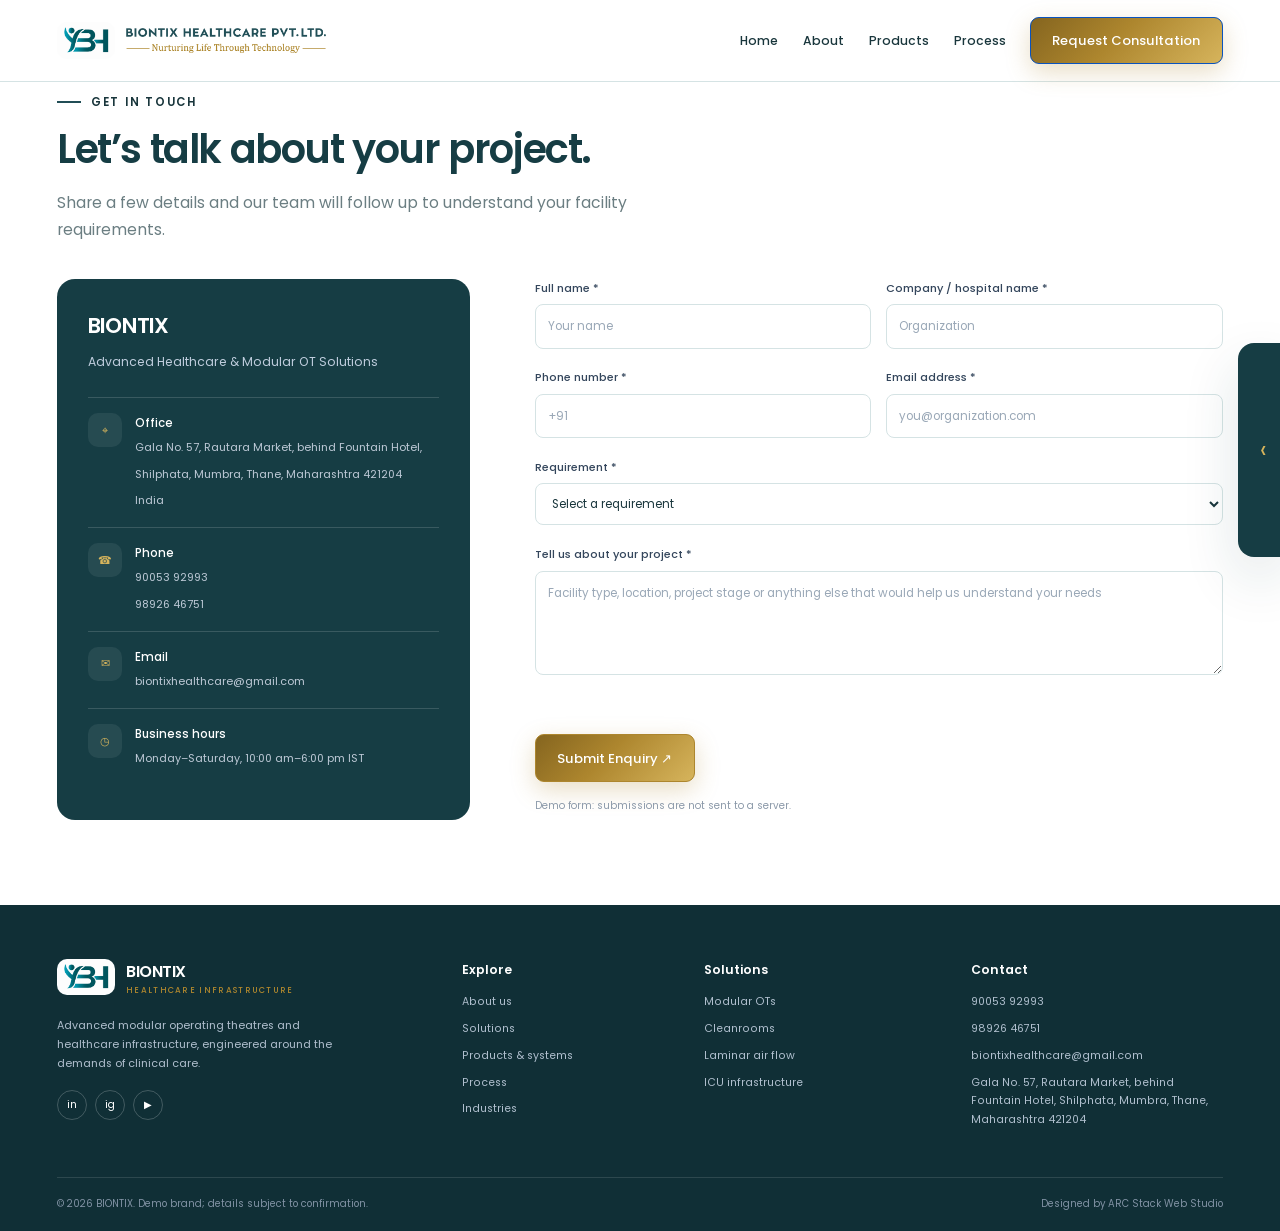
<file: contact.html>
<!doctype html>
<html lang="en">

<head>
    <meta charset="utf-8">
    <meta name="viewport" content="width=device-width, initial-scale=1">
    <meta name="theme-color" content="#071d3b">
    <meta name="description"
        content="BIONTIX delivers advanced modular operating theatres and integrated healthcare infrastructure, engineered for precision, hygiene and dependable performance.">
    <title>BIONTIX | Healthcare Infrastructure</title>
    <link rel="preconnect" href="https://fonts.googleapis.com">
    <link rel="preconnect" href="https://fonts.gstatic.com" crossorigin>
    <link href="https://fonts.googleapis.com/css2?family=Poppins:wght@300;400;500;600;700&display=swap"
        rel="stylesheet">
    <link href="https://cdn.jsdelivr.net/npm/bootstrap@5.3.3/dist/css/bootstrap.min.css" rel="stylesheet">
    <link rel="stylesheet" href="styles.css">
</head>

<body>
    <header>
        <nav class="navbar navbar-expand-lg fixed-top" aria-label="Main navigation">
            <div class="container">
                <a class="brand" href="index.html" aria-label="BIONTIX home">
                    <span class="brand-mark" aria-hidden="true">
                        <span><img src="./assest/Biontix Healthcare Logo.png" alt=""></span>
                    </span>
                    <span class="BH-Slogun-name">
                        <img src="./assest/BH Slogun.png" alt="">
                    </span>
                </a>
                <button class="navbar-toggler" type="button" data-bs-toggle="collapse" data-bs-target="#mainNav"
                    aria-controls="mainNav" aria-expanded="false" aria-label="Toggle navigation"><span
                        class="navbar-toggler-icon"></span></button>
                <div class="collapse navbar-collapse" id="mainNav">
                    <ul class="navbar-nav ms-auto align-items-lg-center">
                        <li class="nav-item"><a class="nav-link" href="index.html">Home</a></li>
                        <li class="nav-item"><a class="nav-link " href="aboutus.html">About</a></li>
                        <li class="nav-item"><a class="nav-link" href="product.html">Products</a></li>
                        <li class="nav-item"><a class="nav-link " href="process.html" aria-current="page">Process</a>
                        </li>
                    </ul>
                    <a class="btn btn-primary ms-lg-4 active" href="contact.html#contact">Request Consultation</a>
                </div>
            </div>
        </nav>
    </header>

    <main id="main">

        <section class="section-pad contact" id="contact">
            <div class="container">
                <div class="section-intro"><span class="eyebrow">Get in touch</span>
                    <h2>Let’s talk about your project.</h2>
                    <p>Share a few details and our team will follow up to understand your facility requirements.</p>
                </div>
                <div class="contact-grid">
                    <aside class="contact-aside">
                        <h3>BIONTIX</h3>
                        <p>Advanced Healthcare &amp; Modular OT Solutions</p>
                        <div class="contact-detail"><span class="mini-icon" aria-hidden="true">⌖</span>
                            <div><strong>Office</strong><span>Gala No. 57, Rautara Market, behind Fountain Hotel,
                                    Shilphata, Mumbra, Thane, Maharashtra 421204<br>India</span></div>
                        </div>
                        <div class="contact-detail"><span class="mini-icon" aria-hidden="true">☎</span>
                            <div><strong>Phone</strong><span>
                                    <a href="tel:+919005392993"> 90053 92993</a>
                                    <br>
                                    <a href="tel:+919892646751"> 98926 46751</a>
                                </span></div>
                        </div>
                        <div class="contact-detail"><span class="mini-icon" aria-hidden="true">✉</span>
                            <div><strong>Email</strong><span>
                                    <a href="mailto:biontixhealthcare@gmail.com">biontixhealthcare@gmail.com</a>
                                </span></div>
                        </div>
                        <div class="contact-detail"><span class="mini-icon" aria-hidden="true">◷</span>
                            <div><strong>Business hours</strong><span>Monday–Saturday, 10:00 am–6:00 pm IST</span></div>
                        </div>
                    </aside>
                    <form class="contact-form" id="enquiryForm" novalidate>
                        <div class="field"><label for="fullName">Full name <span
                                    aria-hidden="true">*</span></label><input id="fullName" name="fullName"
                                autocomplete="name" placeholder="Your name" required minlength="2"></div>
                        <div class="field"><label for="organization">Company / hospital name <span
                                    aria-hidden="true">*</span></label><input id="organization" name="organization"
                                autocomplete="organization" placeholder="Organization" required></div>
                        <div class="field"><label for="phone">Phone number <span
                                    aria-hidden="true">*</span></label><input id="phone" name="phone" type="tel"
                                autocomplete="tel" inputmode="tel" placeholder="+91" required
                                pattern="[+()0-9 .-]{7,20}"></div>
                        <div class="field"><label for="email">Email address <span
                                    aria-hidden="true">*</span></label><input id="email" name="email" type="email"
                                autocomplete="email" placeholder="you@organization.com" required>
                        </div>
                        <div class="field full"><label for="requirement">Requirement <span
                                    aria-hidden="true">*</span></label><select id="requirement" name="requirement"
                                required>
                                <option value="">Select a requirement</option>
                                <option>Modular Operation Theatre</option>
                                <option>Cleanroom / Laminar Air Flow</option>
                                <option>OT Products &amp; Systems</option>
                                <option>ICU &amp; Critical Care</option>
                                <option>Hospital Infrastructure</option>
                                <option>Other</option>
                            </select></div>
                        <div class="field full"><label for="message">Tell us about your project <span
                                    aria-hidden="true">*</span></label><textarea id="message" name="message"
                                placeholder="Facility type, location, project stage or anything else that would help us understand your needs"
                                required minlength="10"></textarea></div>
                        <p class="form-status" id="formStatus" aria-live="polite"></p>
                        <div class="field full"><button class="btn btn-primary align-self-start" type="submit">Submit
                                Enquiry <span aria-hidden="true">↗</span></button><small
                                style="display:block;color:#8a98a8;font-size:.62rem;margin-top:9px">Demo form:
                                submissions are not sent
                                to a server.</small></div>
                    </form>
                </div>
            </div>
        </section>

    </main>

    <footer>
        <div class="container">
            <div class="footer-top">
                <div class="footer-brand"><a class="brand" href="index.html"><span class="brand-mark"
                            aria-hidden="true"><span>
                                <img src="./assest/Biontix Healthcare Logo.png" alt="">
                            </span></span><span>BIONTIX<small>HEALTHCARE
                                INFRASTRUCTURE</small></span></a>
                    <p>Advanced modular operating theatres and healthcare infrastructure, engineered around the demands
                        of
                        clinical care.</p>
                    <div class="socials" aria-label="Social media placeholders"><a href="contact.html"
                            aria-label="LinkedIn placeholder">in</a><a href="contact.html"
                            aria-label="Instagram placeholder">ig</a><a href="contact.html"
                            aria-label="YouTube placeholder">▶</a></div>
                </div>
                <div class="footer-col">
                    <h3>Explore</h3><a href="aboutus.html">About us</a><a href="index.html#solutions">Solutions</a><a
                        href="product.html">Products
                        &amp; systems</a><a href="process.html">Process</a><a
                        href="index.html#industries">Industries</a>
                </div>
                <div class="footer-col">
                    <h3>Solutions</h3><a href="index.html#solutions">Modular OTs</a><a
                        href="index.html#solutions">Cleanrooms</a><a href="index.html#solutions">Laminar air flow</a><a
                        href="index.html#solutions">ICU infrastructure</a>
                </div>
                <div class="footer-col">
                    <h3>Contact</h3>
                    <span><a href="tel:+919005392993"> 90053 92993</a></span>
                    <span><a href="tel:+919892646751"> 98926 46751</a></span>
                    <span><a href="mailto:biontixhealthcare@gmail.com">biontixhealthcare@gmail.com</a></span>
                    <span>Gala No. 57, Rautara Market, behind Fountain Hotel, Shilphata, Mumbra, Thane, Maharashtra
                        421204</span>
                    <!-- <a href="contact.html">Request a consultation ↗</a> -->
                </div>
            </div>
            <div class="footer-bottom"><span>© <span id="year">2026</span> BIONTIX. Demo brand; details subject to
                    confirmation.</span><span>Designed by ARC Stack Web Studio</span></div>
        </div>
    </footer>
    <!-- <span class="demo-badge">DEMO BRAND · CONTENT PLACEHOLDERS</span> -->
    <script src="https://cdn.jsdelivr.net/npm/bootstrap@5.3.3/dist/js/bootstrap.bundle.min.js"></script>
    <script>
        (() => {
            'use strict';
            const nav = document.querySelector('.navbar');
            const updateNav = () => nav.classList.toggle('scrolled', window.scrollY > 8);
            updateNav(); window.addEventListener('scroll', updateNav, { passive: true });
            document.querySelectorAll('#mainNav .nav-link').forEach(link => link.addEventListener('click', () => { const menu = document.getElementById('mainNav'); if (menu.classList.contains('show') && window.bootstrap) bootstrap.Collapse.getOrCreateInstance(menu).hide() }));
            document.getElementById('year').textContent = new Date().getFullYear();
            const form = document.getElementById('enquiryForm'), status = document.getElementById('formStatus');
            form.addEventListener('submit', event => { event.preventDefault(); status.textContent = ''; status.className = 'form-status'; const fields = [...form.querySelectorAll('input,select,textarea')]; fields.forEach(field => field.removeAttribute('aria-invalid')); const firstInvalid = fields.find(field => !field.checkValidity()); if (firstInvalid) { firstInvalid.setAttribute('aria-invalid', 'true'); status.textContent = 'Please check the highlighted fields and complete the required information.'; status.classList.add('error'); firstInvalid.focus(); return } status.textContent = 'Thank you. This demo form is ready to connect to a project enquiry service.'; status.classList.add('success'); form.reset() });
            form.querySelectorAll('input,select,textarea').forEach(field => field.addEventListener('input', () => { if (field.checkValidity()) field.removeAttribute('aria-invalid') }));
        })();
    </script>
    <script src="social-widget.js"></script>
</body>

</html>
</file>
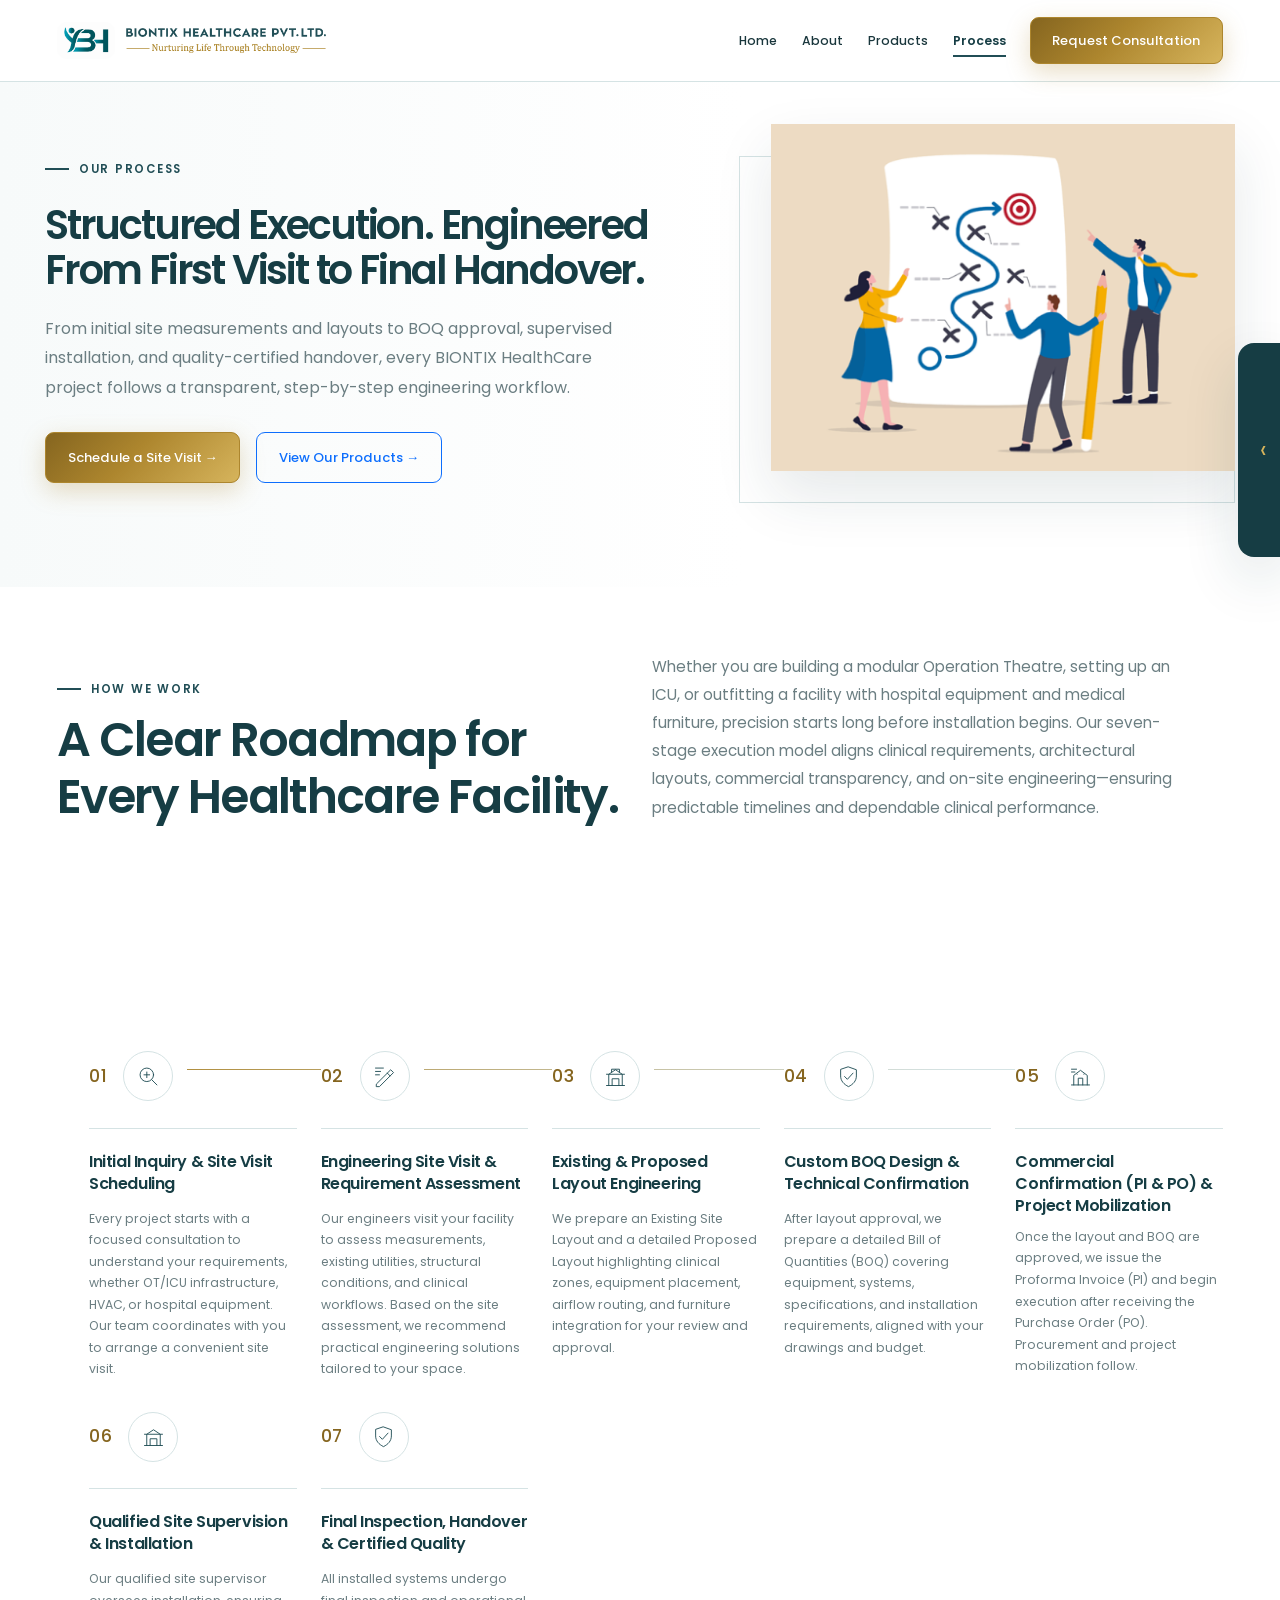
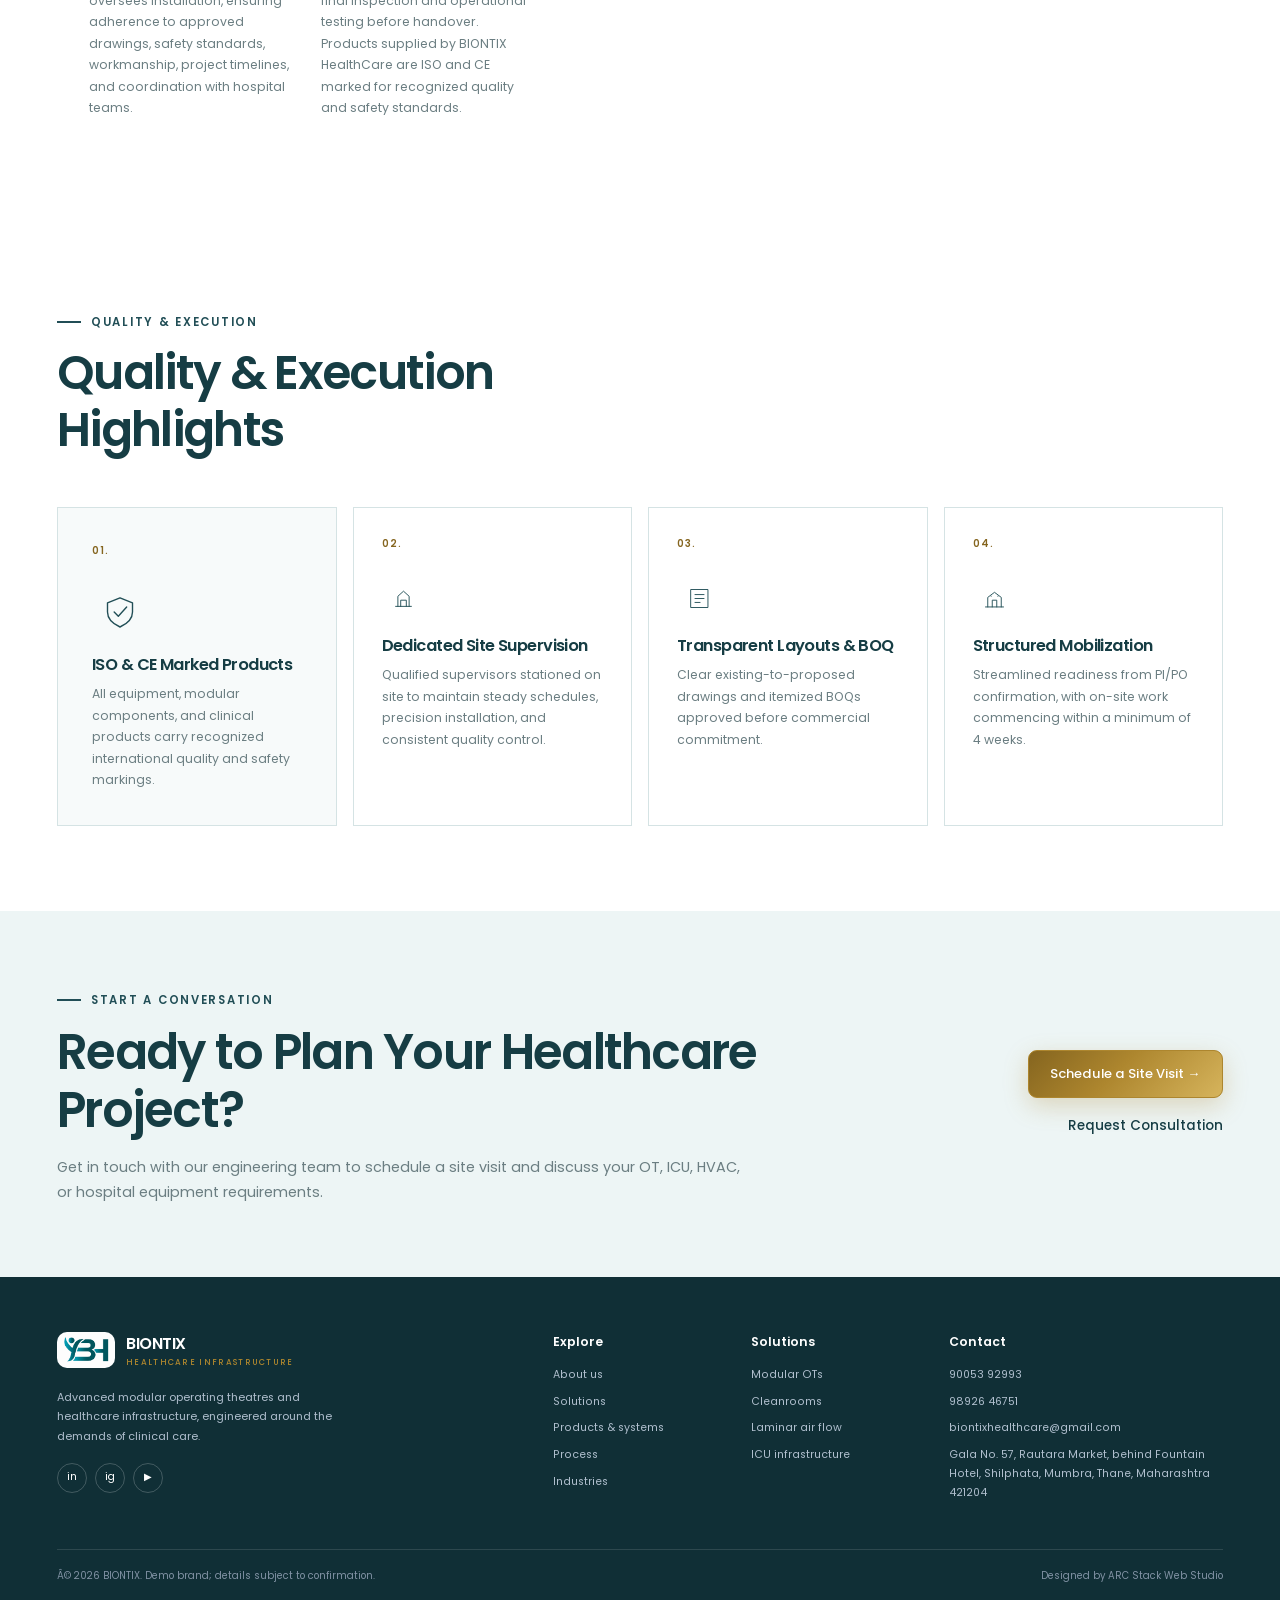
<file: process.html>
﻿<!doctype html>
<html lang="en">

<head>
  <meta charset="utf-8">
  <meta name="viewport" content="width=device-width, initial-scale=1">
  <meta name="theme-color" content="#163D44">
  <meta name="description"
    content="From initial site measurements and layouts to BOQ approval, supervised installation, and quality-certified handover, every BIONTIX HealthCare project follows a transparent, step-by-step engineering workflow.">
  <title>Our Process | BIONTIX Healthcare</title>
  <link rel="canonical" href="process.html">
  <meta property="og:type" content="website">
  <meta property="og:title" content="Our Process | BIONTIX Healthcare">
  <meta property="og:description"
    content="A transparent, step-by-step engineering workflow from first site visit to final handover.">
  <meta property="og:image" content="https://qualimedmedical.com/upload/f8/467dc4868890493a9f48749ddea807.jpg.webp">
  <meta name="twitter:card" content="summary_large_image">
  <meta name="twitter:title" content="Our Process | BIONTIX Healthcare">
  <meta name="twitter:description"
    content="A transparent, step-by-step engineering workflow from first site visit to final handover.">
  <meta name="twitter:image" content="https://qualimedmedical.com/upload/f8/467dc4868890493a9f48749ddea807.jpg.webp">
  <script type="application/ld+json">
    {"@context":"https://schema.org","@type":"Organization","name":"BIONTIX Healthcare"}
  </script>
  <link rel="preconnect" href="https://fonts.googleapis.com">
  <link rel="preconnect" href="https://fonts.gstatic.com" crossorigin>
  <link rel="preconnect" href="https://qualimedmedical.com">
  <link href="https://fonts.googleapis.com/css2?family=Poppins:wght@300;400;500;600;700&display=swap" rel="stylesheet">
  <link href="https://cdn.jsdelivr.net/npm/bootstrap@5.3.3/dist/css/bootstrap.min.css" rel="stylesheet">
  <link rel="stylesheet" href="styles.css">
  <link rel="stylesheet" href="process.css">
</head>

<body class="process-page">
  <header>
    <nav class="navbar navbar-expand-lg fixed-top" aria-label="Main navigation">
      <div class="container">
        <a class="brand" href="index.html" aria-label="BIONTIX home">
          <span class="brand-mark" aria-hidden="true">
            <span><img src="./assest/Biontix Healthcare Logo.png" alt=""></span>
          </span>
          <span class="BH-Slogun-name">
            <img src="./assest/BH Slogun.png" alt="">
          </span>
        </a>
        <button class="navbar-toggler" type="button" data-bs-toggle="collapse" data-bs-target="#mainNav"
          aria-controls="mainNav" aria-expanded="false" aria-label="Toggle navigation"><span
            class="navbar-toggler-icon"></span></button>
        <div class="collapse navbar-collapse" id="mainNav">
          <ul class="navbar-nav ms-auto align-items-lg-center">
            <li class="nav-item"><a class="nav-link" href="index.html">Home</a></li>
            <li class="nav-item"><a class="nav-link" href="aboutus.html">About</a></li>
            <li class="nav-item"><a class="nav-link" href="product.html">Products</a></li>
            <li class="nav-item"><a class="nav-link active" href="process.html" aria-current="page">Process</a></li>
          </ul>
          <a class="btn btn-primary ms-lg-4" href="contact.html">Request Consultation</a>
        </div>
      </div>
    </nav>
  </header>
  <main id="main">
    <section class="process-hero" aria-labelledby="hero-title">
      <div class="container">
        <div class="row align-items-center g-4">
          <div class="col-12 col-lg-7 process-hero-copy reveal">
            <span class="eyebrow">Our Process</span>
            <h1 id="hero-title">Structured Execution. Engineered From First Visit to Final Handover.</h1>
            <p>From initial site measurements and layouts to BOQ approval, supervised installation, and
              quality-certified handover, every BIONTIX HealthCare project follows a transparent, step-by-step
              engineering workflow.</p>
            <div class="process-hero-actions d-flex flex-wrap gap-3">
              <a class="btn btn-primary" href="contact.html">Schedule a Site Visit →</a>
              <a class="btn btn-outline-primary" href="product.html">View Our Products →</a>
            </div>
          </div>

          <div class="col-12 col-lg-5 process-hero-visual reveal">
            <img src="./assest/process-and-planning.png" alt="Our Process">
          </div>
        </div>
      </div>
    </section>

    <section class="section-pad process-journey" id="manufacturing-process" aria-labelledby="journey-title">
      <div class="container">
        <div class="process-section-heading row align-items-end g-4 reveal">
          <div class="col-12 col-lg-6"><span class="eyebrow">How We Work</span>
            <h2 id="journey-title">A Clear Roadmap for Every Healthcare Facility.</h2>
          </div>
          <p class="col-12 col-lg-6">Whether you are building a modular Operation Theatre, setting up an ICU, or
            outfitting a facility with hospital equipment and medical furniture, precision starts long before
            installation begins. Our seven-stage execution model aligns clinical requirements, architectural layouts,
            commercial transparency, and on-site engineering—ensuring predictable timelines and dependable clinical
            performance.</p>
        </div>
      </div>
    </section>

    <section class="section-pad process-journey" aria-label="Our 7-step project workflow">
      <div class="container">
        <ol class="journey-list row row-cols-1 row-cols-sm-2 row-cols-lg-3 row-cols-xl-5 g-4">
          <li class="journey-step col reveal d-flex flex-row flex-xl-column">
            <div class="journey-marker d-flex align-items-center gap-3"><span class="journey-number">01</span><span
                class="journey-icon d-flex align-items-center justify-content-center" aria-hidden="true"><svg
                  viewBox="0 0 48 48">
                  <circle cx="21" cy="21" r="12" />
                  <path d="m30 30 9 9M16 21h10M21 16v10" />
                </svg></span></div>
            <div class="journey-copy">
              <h3>Initial Inquiry &amp; Site Visit Scheduling</h3>
              <p>Every project starts with a focused consultation to understand your requirements, whether OT/ICU
                infrastructure, HVAC, or hospital equipment. Our team coordinates with you to arrange a convenient site
                visit.</p>
            </div>
          </li>
          <li class="journey-step col reveal d-flex flex-row flex-xl-column">
            <div class="journey-marker d-flex align-items-center gap-3"><span class="journey-number">02</span><span
                class="journey-icon d-flex align-items-center justify-content-center" aria-hidden="true"><svg
                  viewBox="0 0 48 48">
                  <path d="M10 37 35 12l5 5-25 25H10zM29 18l5 5M8 9h14M8 15h9M8 21h7" />
                </svg></span></div>
            <div class="journey-copy">
              <h3>Engineering Site Visit &amp; Requirement Assessment</h3>
              <p>Our engineers visit your facility to assess measurements, existing utilities, structural conditions,
                and clinical workflows. Based on the site assessment, we recommend practical engineering solutions
                tailored to your space.</p>
            </div>
          </li>
          <li class="journey-step col reveal d-flex flex-row flex-xl-column">
            <div class="journey-marker d-flex align-items-center gap-3"><span class="journey-number">03</span><span
                class="journey-icon d-flex align-items-center justify-content-center" aria-hidden="true"><svg
                  viewBox="0 0 48 48">
                  <path d="M8 40h32M12 40V20l12-8 12 8v20M18 40V28h12v12M8 20h32M17 16v-5h14v5" />
                </svg></span></div>
            <div class="journey-copy">
              <h3>Existing &amp; Proposed Layout Engineering</h3>
              <p>We prepare an Existing Site Layout and a detailed Proposed Layout highlighting clinical zones,
                equipment placement, airflow routing, and furniture integration for your review and approval.</p>
            </div>
          </li>
          <li class="journey-step col reveal d-flex flex-row flex-xl-column">
            <div class="journey-marker d-flex align-items-center gap-3"><span class="journey-number">04</span><span
                class="journey-icon d-flex align-items-center justify-content-center" aria-hidden="true"><svg
                  viewBox="0 0 48 48">
                  <path d="m24 7 14 5v11c0 9-6 15-14 19-8-4-14-10-14-19V12zM17 24l5 5 10-11" />
                </svg></span></div>
            <div class="journey-copy">
              <h3>Custom BOQ Design &amp; Technical Confirmation</h3>
              <p>After layout approval, we prepare a detailed Bill of Quantities (BOQ) covering equipment, systems,
                specifications, and installation requirements, aligned with your drawings and budget.</p>
            </div>
          </li>
          <li class="journey-step col reveal d-flex flex-row flex-xl-column">
            <div class="journey-marker d-flex align-items-center gap-3"><span class="journey-number">05</span><span
                class="journey-icon d-flex align-items-center justify-content-center" aria-hidden="true"><svg
                  viewBox="0 0 48 48">
                  <path d="M8 39h32M12 39V22l12-9 12 9v17M20 39V27h8v12M18 20h.1M30 20h.1M8 11h9M8 16h6" />
                </svg></span></div>
            <div class="journey-copy">
              <h3>Commercial Confirmation (PI &amp; PO) &amp; Project Mobilization</h3>
              <p>Once the layout and BOQ are approved, we issue the Proforma Invoice (PI) and begin execution after
                receiving the Purchase Order (PO). Procurement and project mobilization follow.</p>
            </div>
          </li>
          <li class="journey-step col reveal d-flex flex-row flex-xl-column">
            <div class="journey-marker d-flex align-items-center gap-3"><span class="journey-number">06</span><span
                class="journey-icon d-flex align-items-center justify-content-center" aria-hidden="true"><svg
                  viewBox="0 0 48 48">
                  <path d="M8 40h32M12 40V20l12-8 12 8v20M18 40V28h12v12M8 20h32" />
                </svg></span></div>
            <div class="journey-copy">
              <h3>Qualified Site Supervision &amp; Installation</h3>
              <p>Our qualified site supervisor oversees installation, ensuring adherence to approved drawings, safety
                standards, workmanship, project timelines, and coordination with hospital teams.</p>
            </div>
          </li>
          <li class="journey-step col reveal d-flex flex-row flex-xl-column">
            <div class="journey-marker d-flex align-items-center gap-3"><span class="journey-number">07</span><span
                class="journey-icon d-flex align-items-center justify-content-center" aria-hidden="true"><svg
                  viewBox="0 0 48 48">
                  <path d="m24 7 14 5v11c0 9-6 15-14 19-8-4-14-10-14-19V12zM17 24l5 5 10-11" />
                </svg></span></div>
            <div class="journey-copy">
              <h3>Final Inspection, Handover &amp; Certified Quality</h3>
              <p>All installed systems undergo final inspection and operational testing before handover. Products
                supplied by BIONTIX HealthCare are ISO and CE marked for recognized quality and safety standards.</p>
            </div>
          </li>
        </ol>
      </div>
    </section>
    <section class="section-pad advantage-section" aria-labelledby="advantage-title">
      <div class="container">
        <div class="process-section-heading row align-items-end g-4 reveal">
          <div class="col-12"><span class="eyebrow">Quality &amp; Execution</span>
            <h2 id="advantage-title">Quality &amp; Execution Highlights</h2>
          </div>
        </div>
        <div class="advantage-grid row row-cols-1 row-cols-sm-2 row-cols-xl-4 g-3">
          <div class="col">
            <article class="advantage-item advantage-feature h-100 reveal"><span class="advantage-index">01.</span><span
                class="advantage-icon d-flex align-items-center justify-content-center" aria-hidden="true"><svg
                  viewBox="0 0 48 48">
                  <path d="M24 7 39 13v11c0 9-6 14-15 18-9-4-15-9-15-18V13zM17 24l5 5 10-11" />
                </svg></span>
              <h3>ISO &amp; CE Marked Products</h3>
              <p>All equipment, modular components, and clinical products carry recognized international quality and
                safety markings.</p>
            </article>
          </div>
          <div class="col">
            <article class="advantage-item h-100 reveal"><span class="advantage-index">02.</span><span
                class="advantage-icon d-flex align-items-center justify-content-center" aria-hidden="true"><svg
                  viewBox="0 0 48 48">
                  <path d="M10 38h28M14 38V20l10-9 10 9v18M19 38V27h10v11" />
                </svg></span>
              <h3>Dedicated Site Supervision</h3>
              <p>Qualified supervisors stationed on site to maintain steady schedules, precision installation, and
                consistent quality control.</p>
            </article>
          </div>
          <div class="col">
            <article class="advantage-item h-100 reveal"><span class="advantage-index">03.</span><span
                class="advantage-icon d-flex align-items-center justify-content-center" aria-hidden="true"><svg
                  viewBox="0 0 48 48">
                  <path d="M9 8h30v32H9zM16 17h16M16 24h16M16 31h9" />
                </svg></span>
              <h3>Transparent Layouts &amp; BOQ</h3>
              <p>Clear existing-to-proposed drawings and itemized BOQs approved before commercial commitment.</p>
            </article>
          </div>
          <div class="col">
            <article class="advantage-item h-100 reveal"><span class="advantage-index">04.</span><span
                class="advantage-icon d-flex align-items-center justify-content-center" aria-hidden="true"><svg
                  viewBox="0 0 48 48">
                  <path d="M8 39h32M12 39V22l12-9 12 9v17M20 39V27h8v12M18 20h.1M30 20h.1" />
                </svg></span>
              <h3>Structured Mobilization</h3>
              <p>Streamlined readiness from PI/PO confirmation, with on-site work commencing within a minimum of 4
                weeks.</p>
            </article>
          </div>
        </div>
      </div>
    </section>
    <section class="process-cta" aria-labelledby="cta-title">
      <div class="container">
        <div class="row align-items-center g-4 process-cta-inner reveal">
          <div class="col-12 col-lg-8"><span class="eyebrow">Start a conversation</span>
            <h2 id="cta-title">Ready to Plan Your Healthcare Project?</h2>
            <p>Get in touch with our engineering team to schedule a site visit and discuss your OT, ICU, HVAC, or
              hospital equipment requirements.</p>
          </div>
          <div class="col-12 col-lg-4 text-lg-end d-flex flex-column align-items-lg-end gap-3"><a
              class="btn btn-primary" href="contact.html">Schedule a Site Visit →</a><a
              class="process-text-link d-inline-flex align-items-center gap-2" href="contact.html">Request
              Consultation</a></div>
        </div>
      </div>
    </section>
  </main>
  <footer>
    <div class="container">
      <div class="footer-top">
        <div class="row g-4">
          <div class="footer-brand col-12 col-md-6 col-lg-5"><a class="brand" href="index.html"><span class="brand-mark"
                aria-hidden="true"><span>
                  <img src="./assest/Biontix Healthcare Logo.png" alt="">
                </span></span><span>BIONTIX<small>HEALTHCARE
                  INFRASTRUCTURE</small></span></a>
            <p>Advanced modular operating theatres and healthcare infrastructure, engineered around the demands of
              clinical care.</p>
            <div class="socials" aria-label="Social media placeholders"><a href="contact.html"
                aria-label="LinkedIn placeholder">in</a><a href="contact.html"
                aria-label="Instagram placeholder">ig</a><a href="contact.html" aria-label="YouTube placeholder">▶</a>
            </div>
          </div>
          <div class="footer-col col-6 col-md-2 col-lg-2">
            <h3>Explore</h3><a href="aboutus.html">About us</a><a href="index.html#solutions">Solutions</a><a
              href="product.html">Products
              &amp; systems</a><a href="process.html" aria-current="page">Process</a><a
              href="index.html#industries">Industries</a>
          </div>
          <div class="footer-col col-6 col-md-2 col-lg-2">
            <h3>Solutions</h3><a href="index.html#solutions">Modular OTs</a><a
              href="index.html#solutions">Cleanrooms</a><a href="index.html#solutions">Laminar air flow</a><a
              href="index.html#solutions">ICU infrastructure</a>
          </div>
          <div class="footer-col col-6 col-md-2 col-lg-3">
            <h3>Contact</h3>
            <span><a href="tel:+919005392993"> 90053 92993</a></span>
            <span><a href="tel:+919892646751"> 98926 46751</a></span>
            <span><a href="mailto:biontixhealthcare@gmail.com">biontixhealthcare@gmail.com</a></span>
            <span>Gala No. 57, Rautara Market, behind Fountain Hotel, Shilphata, Mumbra, Thane, Maharashtra
              421204</span>
          </div>
        </div>
      </div>
      <div class="footer-bottom"><span>Â© <span id="year">2026</span> BIONTIX. Demo brand; details subject to
          confirmation.</span><span>Designed by ARC Stack Web Studio</span></div>
    </div>
  </footer>
  <script src="https://cdn.jsdelivr.net/npm/bootstrap@5.3.3/dist/js/bootstrap.bundle.min.js"></script>
  <script src="process.js" defer></script>
  <script src="social-widget.js" defer></script>
</body>

</html>
</file>
<file: styles.css>
﻿:root {
    /* BIONTIX HEALTHCARE — ROYAL TEAL + ANTIQUE GOLD */
    --navy: #163D44;
    --navy-2: #214E56;
    --blue: #2D6269;
    --blue-light: #EDF5F5;
    --teal: #214E56;
    --teal-light: #E8F2F2;
    --ink: #19363C;
    --muted: #6B7E82;
    --line: #D5E3E4;
    --paper: #F7FAFA;
    --white: #FFFFFF;
    --gold: #AD862E;
    --gold-light: #D6B45C;
    --gold-pale: #F3E8C8;
    --gold-dark: #85651F;
    --brand-gradient: linear-gradient(135deg, #163D44 0%, #214E56 50%, #2D6269 100%);
    --royal-gradient: linear-gradient(135deg, #102F36 0%, #214E56 45%, #386F75 100%);
    --gold-gradient: linear-gradient(135deg, #85651F 0%, #AD862E 45%, #D6B45C 100%);
    --luxury-gradient: linear-gradient(120deg, #163D44 0%, #214E56 48%, #AD862E 100%);
    --radius: 20px;
    --shadow: 0 22px 55px rgba(22, 61, 68, .14);
    --shadow-gold: 0 10px 30px rgba(173, 134, 46, .20);
    --font: 'Poppins', sans-serif
}

* {
    box-sizing: border-box
}

html {
    scroll-behavior: smooth;
    scroll-padding-top: 88px
}

body {
    margin: 0;
    color: var(--ink);
    font-family: var(--font);
    font-size: 15px;
    line-height: 1.75;
    background: #fff
}

img {
    max-width: 100%;
    display: block
}

a {
    color: inherit;
    text-decoration: none
}

button,
input,
select,
textarea {
    font: inherit
}

:focus-visible {
    outline: 3px solid var(--gold-light) !important;
    outline-offset: 3px !important
}

::selection {
    background: var(--gold-pale);
    color: var(--navy)
}

.skip-link {
    position: absolute;
    left: 1rem;
    top: -5rem;
    background: #fff;
    color: var(--navy);
    padding: .7rem 1rem;
    z-index: 2000;
    border-radius: 8px
}

.skip-link:focus {
    top: 1rem
}

.container {
    max-width: 1190px
}

.eyebrow {
    display: inline-flex;
    align-items: center;
    gap: 10px;
    /* color: var(--blue); */
    font-size: .72rem;
    letter-spacing: .15em;
    text-transform: uppercase;
    font-weight: 600
}

.section-intro h2 {
    font-size: 40px;
}

.eyebrow:before {
    content: "";
    width: 24px;
    height: 2px;
    background: var(--teal)
}

h1,
h2,
h3,
h4 {
    color: var(--navy);
    font-weight: 600;
    line-height: 1.2;
    letter-spacing: -.035em
}

h2 {
    font-size: clamp(2rem, 4vw, 3.05rem);
    margin: .8rem 0 1rem
}

p {
    color: var(--muted)
}

.section-pad {
    padding: 85px 0
}

.section-intro {
    max-width: 650px
}

.section-intro p {
    font-size: .98rem
}

.btn {
    --bs-btn-padding-y: .82rem;
    --bs-btn-padding-x: 1.35rem;
    --bs-btn-font-size: .82rem;
    --bs-btn-border-radius: 9px;
    font-weight: 500;
    transition: transform .2s, background .2s, box-shadow .2s
}

.btn:hover {
    transform: translateY(-2px)
}

.btn-primary {
    --bs-btn-bg: var(--gold);
    background-image: var(--gold-gradient);
    --bs-btn-border-color: var(--gold);
    --bs-btn-hover-bg: var(--gold-dark);
    --bs-btn-hover-border-color: var(--gold-dark);
    --bs-btn-active-bg: #6B501A;
    box-shadow: 0 8px 24px rgba(173, 134, 46, .28)
}

.btn-outline-light {
    --bs-btn-color: #fff;
    --bs-btn-border-color: #ffffff80;
    --bs-btn-hover-bg: #fff;
    --bs-btn-hover-color: var(--navy)
}

.btn-navy {
    color: #fff;
    background: var(--navy);
    border-color: var(--navy)
}

.btn-navy:hover {
    color: #fff;
    background: #163D44
}

/* Navigation */
.navbar {
    height: 82px;
    /* background: rgba(255, 255, 255, .96); */
    background: #FFFFFF;
    border-bottom: 1px solid var(--line);
    backdrop-filter: blur(14px);
    transition: box-shadow .25s
}

.navbar.scrolled {
    box-shadow: 0 8px 28px rgba(33, 78, 86, .08)
}

.brand {
    display: flex;
    align-items: center;
    gap: 11px;
    color: var(--navy);
    font-size: 1rem;
    font-weight: 600;
    letter-spacing: -.03em
}

.brand-mark {
    width: 58px;
    /* height: 38px; */
    border-radius: 11px;
    /* background: var(--navy); */
    position: relative;
    display: grid;
    place-items: center;
    color: #fff;
    font-size: 1.15rem;
    font-weight: 600
}

.brand-mark img {
    border-radius: 10px;
    width: 100px;
}

.BH-Slogun-name {
    color: var(--navy-2);
}

.BH-Slogun-name img {
    width: 200px;
}

.brand-mark:before,
.brand-mark:after {
    content: "";
    position: absolute;
    background: var(--gold);
    border-radius: 1px
}

.brand-mark:before {
    width: 22px;
    height: 3px
}

.brand-mark:after {
    height: 22px;
    width: 3px
}

.brand-mark span {
    position: relative;
    z-index: 1;
    font-size: .74rem;
    color: #fff
}

.brand small {
    display: block;
    color: var(--gold);
    font-size: .51rem;
    letter-spacing: .16em;
    font-weight: 500;
    margin-top: -3px
}

.navbar-nav {
    gap: 1.55rem
}

.navbar-nav .nav-link {
    font-size: .77rem;
    color: var(--ink);
    font-weight: 500;
    padding: .5rem 0 !important;
    position: relative
}

.navbar-nav .nav-link:after {
    content: "";
    height: 2px;
    position: absolute;
    bottom: 2px;
    left: 0;
    width: 0;
    background: var(--teal);
    transition: width .2s
}

.navbar-nav .nav-link:hover:after,
.navbar-nav .nav-link.active:after {
    width: 100%
}

.navbar-toggler {
    border: 0;
    padding: .4rem
}

.navbar-toggler:focus {
    box-shadow: none
}

.navbar-toggler-icon {
    width: 1.4em;
    height: 1.4em
}

/* Hero */
.hero {
    min-height: 690px;
    background: var(--navy);
    position: relative;
    overflow: hidden;
    color: #fff;
    display: flex;
    align-items: center
}

.hero:before {
    content: "";
    position: absolute;
    inset: 0 0 0 38%;
    background: linear-gradient(90deg, var(--navy) 0%, rgba(22, 61, 68, .78) 28%, rgba(33, 78, 86, .13) 100%), linear-gradient(0deg, rgba(22, 61, 68, .44), transparent 40%), url('https://ueeshop.ly200-cdn.com/u_file/UPBE/UPBE933/2504/17/products/111.png') center/cover no-repeat;
    opacity: .95
}

.hero:after {
    content: "";
    position: absolute;
    width: 540px;
    height: 540px;
    left: -340px;
    top: -120px;
    border: 1px solid #ffffff19;
    border-radius: 50%;
    box-shadow: 0 0 0 70px #ffffff08, 0 0 0 140px #ffffff05
}

.hero-content {
    position: relative;
    z-index: 1;
    padding: 95px 0 108px
}

.hero .eyebrow {
    color: var(--gold-light)
}

.hero h1 {
    color: #fff;
    font-size: clamp(2.75rem, 5.1vw, 4.65rem);
    max-width: 690px;
    margin: 20px 0;
    line-height: 1.11
}

.hero h1 span {
    color: var(--gold-light)
}

.hero p {
    color: #DDE9E8;
    max-width: 540px;
    font-size: 1rem;
    line-height: 1.9
}

.hero-actions {
    display: flex;
    gap: 12px;
    margin-top: 30px;
    flex-wrap: wrap
}

.hero-note {
    margin-top: 58px;
    display: flex;
    gap: 28px;
    align-items: center;
    color: #DDE9E8;
    font-size: .72rem
}

.hero-note span {
    display: flex;
    align-items: center;
    gap: 8px
}

.hero-note b {
    width: 6px;
    height: 6px;
    border-radius: 50%;
    background: var(--gold-light)
}

.hero-index {
    position: absolute;
    right: 24px;
    bottom: 38px;
    color: #fff9;
    font-size: .68rem;
    letter-spacing: .18em;
    writing-mode: vertical-rl;
    z-index: 1
}

/* Credibility strip */
.stats {
    background: var(--paper);
    border-bottom: 1px solid var(--line)
}

.stats .container {
    display: grid;
    grid-template-columns: repeat(4, 1fr)
}

.stat {
    padding: 27px 22px;
    border-right: 1px solid var(--line);
    display: flex;
    align-items: center;
    gap: 14px
}

.stat:first-child {
    border-left: 1px solid var(--line)
}

.stat strong {
    font-size: 1.7rem;
    line-height: 1;
    color: var(--navy);
    font-weight: 600;
    letter-spacing: -.06em;
    white-space: nowrap
}

.stat span {
    font-size: .68rem;
    line-height: 1.4;
    color: var(--muted);
    max-width: 90px
}

/* About */
.about-layout {
    display: grid;
    grid-template-columns: 1fr 1fr;
    gap: 86px;
    align-items: center
}

.about-visual {
    position: relative;
    padding: 0 36px 38px 0
}

.about-visual img {
    width: 100%;
    height: auto;
    aspect-ratio: 4 / 3;
    object-fit: cover;
    border-radius: var(--radius);
    height: 360px;
}

.about-copy h2 {
    font-size: 34px;
}

.about-visual:after {
    content: "";
    position: absolute;
    z-index: -1;
    right: 0;
    bottom: 0;
    width: 72%;
    height: 78%;
    background: var(--blue-light);
    border-radius: var(--radius)
}

.image-caption {
    position: absolute;
    right: 0;
    bottom: 0;
    width: 205px;
    background: var(--navy);
    padding: 19px 21px;
    border-radius: 14px;
    color: #fff;
    box-shadow: var(--shadow)
}

.image-caption strong {
    font-size: 1rem;
    display: block
}

.image-caption span {
    font-size: .64rem;
    color: #bacada
}

.about-copy p {
    margin: 11px 0
}

.about-points {
    display: grid;
    grid-template-columns: 1fr 1fr;
    gap: 17px 25px;
    margin: 28px 0
}

.about-point {
    display: flex;
    align-items: center;
    gap: 11px;
    font-size: .79rem;
    font-weight: 500;
    color: var(--navy)
}

.mini-icon {
    width: 34px;
    height: 34px;
    flex: 0 0 34px;
    background: var(--blue-light);
    color: var(--blue);
    display: grid;
    place-items: center;
    border-radius: 10px;
    font-size: 1rem
}

/* Solutions */
.solutions {
    background: var(--paper)
}

.solutions-head {
    display: flex;
    justify-content: space-between;
    align-items: end;
    gap: 30px;
    margin-bottom: 38px
}

.solutions-head .section-intro {
    max-width: 600px
}

.solution-grid {
    display: grid;
    grid-template-columns: repeat(3, 1fr);
    gap: 20px
}

.solution-card {
    background: #fff;
    border: 1px solid var(--line);
    border-radius: 16px;
    overflow: hidden;
    transition: transform .25s, box-shadow .25s, border .25s
}

.solution-card:hover {
    transform: translateY(-5px);
    box-shadow: var(--shadow);
    border-color: var(--line)
}

.solution-card img {
    width: 100%;
    height: 192px;
    object-fit: cover
}

.solution-body {
    padding: 22px 22px 20px
}

.solution-body h3 {
    font-size: 1.08rem;
    margin: 0 0 9px
}

.solution-body p {
    font-size: .76rem;
    line-height: 1.75;
    min-height: 54px;
    margin: 0 0 15px
}

.text-link {
    color: var(--blue);
    font-size: .73rem;
    font-weight: 600;
    display: inline-flex;
    align-items: center;
    gap: 8px
}

.text-link span {
    transition: transform .2s
}

.text-link:hover span {
    transform: translateX(4px)
}

/* Products */
.products {
    background: #fff
}

.products-heading {
    display: flex;
    justify-content: space-between;
    align-items: end;
    margin-bottom: 36px
}

.product-feature {
    display: grid;
    grid-template-columns: 1.05fr .95fr;
    background: var(--navy);
    border-radius: 22px;
    overflow: hidden;
    min-height: 380px;
    color: #fff
}

.product-feature img {
    width: 100%;
    height: 100%;
    min-height: 380px;
    object-fit: cover
}

.product-feature-copy {
    padding: 54px 55px;
    align-self: center
}

.product-feature-copy .eyebrow {
    color: var(--gold-light)
}

.product-feature-copy h3 {
    font-size: 2rem;
    color: #fff;
    margin: 16px 0
}

.product-feature-copy p {
    color: #c5d1dd;
    font-size: .82rem
}

.product-specs {
    display: flex;
    flex-wrap: wrap;
    gap: 9px;
    margin: 21px 0 25px
}

.product-specs span {
    border: 1px solid #ffffff37;
    border-radius: 30px;
    padding: 6px 10px;
    color: #dbe5ef;
    font-size: .65rem
}

.product-grid {
    display: grid;
    grid-template-columns: repeat(6, 1fr);
    gap: 13px;
    margin-top: 16px
}

.product-tile {
    padding: 19px 16px;
    background: var(--paper);
    border: 1px solid var(--line);
    border-radius: 13px;
    min-height: 109px;
    transition: background .2s, border .2s
}

.product-tile:hover {
    background: var(--blue-light);
    border-color: var(--line)
}

.product-symbol {
    width: 29px;
    height: 29px;
    margin-bottom: 12px;
    border-radius: 8px;
    background: #fff;
    display: grid;
    place-items: center;
    color: var(--teal);
    font-size: .9rem
}

.product-tile strong {
    font-size: .72rem;
    line-height: 1.4;
    display: block;
    color: var(--navy)
}

/* Why us */
.why {
    background: var(--navy);
    color: #fff;
    overflow: hidden;
    position: relative
}

.why:before {
    content: "";
    position: absolute;
    width: 650px;
    height: 650px;
    border: 1px solid #ffffff12;
    border-radius: 50%;
    right: -300px;
    top: -260px;
    box-shadow: 0 0 0 60px #ffffff07, 0 0 0 120px #ffffff04
}

.why h2 {
    color: #fff
}

.why .section-intro p {
    color: #bdcada
}

.why-layout {
    display: grid;
    grid-template-columns: .85fr 1.15fr;
    gap: 75px;
    align-items: center;
    position: relative;
    z-index: 1
}

.why-photo {
    height: 500px;
    position: relative
}

.why-photo img {
    width: 100%;
    height: 100%;
    object-fit: cover;
    border-radius: 20px;
    filter: saturate(.78)
}

.photo-label {
    position: absolute;
    left: 18px;
    bottom: 18px;
    background: #fff;
    color: var(--navy);
    padding: 14px 17px;
    border-radius: 10px;
    font-size: .72rem;
    font-weight: 500;
    box-shadow: var(--shadow)
}

.why-list {
    display: grid;
    grid-template-columns: 1fr 1fr;
    gap: 0 28px;
    margin-top: 32px
}

.why-item {
    padding: 19px 0;
    border-top: 1px solid #ffffff24;
    display: flex;
    gap: 13px
}

.why-item .mini-icon {
    background: #ffffff13;
    color: var(--gold-light)
}

.why-item h3 {
    font-size: .84rem;
    color: #fff;
    letter-spacing: 0;
    margin: 3px 0 4px
}

.why-item p {
    font-size: .68rem;
    line-height: 1.6;
    color: #b7c5d5;
    margin: 0
}

/* Industries */
.industries {
    background: #fff
}

.industry-layout {
    display: grid;
    grid-template-columns: .86fr 1.14fr;
    gap: 70px;
    align-items: center
}

.industry-visual {
    position: relative
}

.industry-visual img {
    height: 410px;
    width: 100%;
    object-fit: cover;
    border-radius: 20px
}

.industry-visual:before {
    content: "";
    position: absolute;
    left: -13px;
    top: -13px;
    width: 112px;
    height: 112px;
    border-left: 2px solid var(--teal);
    border-top: 2px solid var(--teal);
    border-radius: 20px 0 0
}

.industry-list {
    display: grid;
    grid-template-columns: 1fr 1fr;
    gap: 0 14px;
    margin-top: 27px
}

.industry-list div {
    padding: 13px 0;
    border-bottom: 1px solid var(--line);
    font-size: .76rem;
    color: var(--ink);
    display: flex;
    gap: 9px;
    align-items: center
}

.industry-list i {
    font-style: normal;
    color: var(--teal);
    font-size: .94rem
}

/* Engineering */
.engineering {
    background: #fff
}

.engineering-layout {
    display: grid;
    grid-template-columns: .95fr 1.05fr;
    gap: 75px;
    align-items: center
}

.engineering-copy p {
    max-width: 480px
}

.engineering-visual {
    border: 1px solid var(--line);
    border-radius: 20px;
    padding: 29px;
    background: var(--paper)
}

.airflow {
    height: 195px;
    border-radius: 13px;
    background: linear-gradient(180deg, #D5E3E4 0%, #F7FAFA 48%, #EDF5F5 100%);
    position: relative;
    overflow: hidden;
    display: flex;
    align-items: center;
    justify-content: center
}

.airflow-room {
    width: 63%;
    height: 64%;
    border: 2px solid #9FB9BB;
    border-bottom: 4px solid #78999D;
    position: relative;
    background: #ffffff9c;
    box-shadow: 0 15px 22px rgba(33, 78, 86, .08)
}

.airflow-room:before {
    content: "";
    position: absolute;
    top: 0;
    left: 12%;
    right: 12%;
    height: 14px;
    background: #BED1D1
}

.airflow-room:after {
    content: "";
    position: absolute;
    left: 34%;
    right: 34%;
    bottom: 0;
    height: 52%;
    border: 1px solid #A9BFC0;
    background: #E8F2F2
}

.airflow-arrow {
    position: absolute;
    width: 2px;
    height: 30px;
    background: var(--teal);
    top: 23px;
    animation: air 2.4s ease-in-out infinite
}

.airflow-arrow:after {
    content: "";
    position: absolute;
    bottom: 0;
    left: -4px;
    width: 8px;
    height: 8px;
    border-right: 2px solid var(--teal);
    border-bottom: 2px solid var(--teal);
    transform: rotate(45deg)
}

.airflow-arrow:nth-child(2) {
    left: 34%
}

.airflow-arrow:nth-child(3) {
    left: 50%;
    animation-delay: .4s
}

.airflow-arrow:nth-child(4) {
    left: 66%;
    animation-delay: .8s
}

@keyframes air {

    0%,
    100% {
        transform: translateY(0);
        opacity: .45
    }

    50% {
        transform: translateY(15px);
        opacity: 1
    }
}

.diagram-legend {
    display: flex;
    justify-content: space-between;
    gap: 10px;
    margin: 15px 0 22px;
    font-size: .64rem;
    color: var(--muted)
}

.diagram-legend span {
    display: flex;
    align-items: center;
    gap: 6px
}

.diagram-legend i {
    width: 7px;
    height: 7px;
    background: var(--teal);
    border-radius: 50%
}

.eng-grid {
    display: grid;
    grid-template-columns: repeat(3, 1fr);
    gap: 9px
}

.eng-chip {
    padding: 12px 10px;
    border: 1px solid var(--line);
    border-radius: 10px;
    font-size: .63rem;
    color: #344b64;
    line-height: 1.5;
    display: flex;
    align-items: center;
    gap: 8px
}

.eng-chip b {
    font-size: .8rem;
    color: var(--blue)
}

/* Quality */
.quality {
    background: var(--blue-light)
}

.quality-inner {
    display: grid;
    grid-template-columns: 1.1fr .9fr;
    gap: 70px;
    align-items: center
}

.quality-inner h2 {
    max-width: 510px
}

.quality-inner p {
    max-width: 560px
}

.quality-note {
    font-size: .68rem;
    color: #75869a;
    border-left: 2px solid var(--teal);
    padding: 4px 0 4px 13px;
    margin-top: 21px
}

.quality-cards {
    display: grid;
    grid-template-columns: 1fr 1fr;
    gap: 12px
}

.quality-card {
    background: #fff;
    border-radius: 13px;
    padding: 18px 17px;
    border: 1px solid var(--line);
    min-height: 126px
}

.quality-card strong {
    font-size: .77rem;
    color: var(--navy);
    display: block;
    margin: 11px 0 3px
}

.quality-card small {
    font-size: .63rem;
    color: var(--muted);
    line-height: 1.5;
    display: block
}

.quality-card b {
    font-size: 1.15rem;
    color: var(--teal);
    font-weight: 500
}

/* CTA */
.cta-band {
    background: var(--navy-2);
    position: relative;
    overflow: hidden;
    color: #fff;
    padding: 67px 0
}

.cta-band:after {
    content: "";
    position: absolute;
    right: 0;
    top: 0;
    bottom: 0;
    width: 41%;
    background: linear-gradient(90deg, var(--navy-2), #214E5666), url('https://image.made-in-china.com/202f0j00ksFVfbJDGmYd/Advanced-Modular-Operating-Room-Suite.webp') center/cover;
    opacity: .32
}

.cta-content {
    position: relative;
    z-index: 1;
    display: flex;
    align-items: center;
    justify-content: space-between;
    gap: 30px
}

.cta-content h2 {
    color: #fff;
    font-size: clamp(1.8rem, 3vw, 2.6rem);
    margin: 0 0 10px
}

.cta-content p {
    color: #c2d1df;
    margin: 0;
    font-size: .84rem
}

.cta-actions {
    display: flex;
    gap: 10px;
    flex-shrink: 0
}

/* Contact/Footer */
.contact {
    background: #fff
}

.contact-grid {
    display: grid;
    grid-template-columns: .75fr 1.25fr;
    gap: 65px;
    margin-top: 35px
}

.contact-aside {
    background: var(--navy);
    padding: 34px 31px;
    border-radius: 18px;
    color: #fff;
    align-self: start
}

.contact-aside h3 {
    font-size: 1.35rem;
    color: #fff;
    margin: 0 0 12px
}

.contact-aside>p {
    font-size: .77rem;
    color: #bfcddd;
    margin-bottom: 25px
}

.contact-detail {
    border-top: 1px solid #ffffff26;
    padding: 15px 0;
    display: flex;
    gap: 13px;
    align-items: flex-start
}

.contact-detail .mini-icon {
    background: #ffffff12;
    color: var(--gold-light)
}

.contact-detail strong {
    display: block;
    font-size: .72rem;
    color: #fff;
    font-weight: 500
}

.contact-detail span {
    font-size: .68rem;
    color: #bdc9d6
}

.contact-form {
    display: grid;
    grid-template-columns: 1fr 1fr;
    gap: 15px
}

.field {
    display: flex;
    flex-direction: column;
    gap: 6px
}

.field.full {
    grid-column: 1/-1
}

.field label {
    font-size: .69rem;
    font-weight: 500;
    color: #34465c
}

.field input,
.field select,
.field textarea {
    border: 1px solid var(--line);
    border-radius: 8px;
    padding: 11px 12px;
    color: var(--ink);
    font-size: .73rem;
    background: #fff;
    transition: border .2s, box-shadow .2s;
    width: 100%
}

.field textarea {
    resize: vertical;
    min-height: 104px
}

.field input:focus,
.field select:focus,
.field textarea:focus {
    outline: 0;
    border-color: var(--blue);
    box-shadow: 0 0 0 3px rgba(33, 78, 86, .16)
}

.field input::placeholder,
.field textarea::placeholder {
    color: #9aa8b7
}

.form-status {
    grid-column: 1/-1;
    font-size: .75rem;
    margin: 0;
    min-height: 20px
}

.form-status.error {
    color: #ae3434
}

.form-status.success {
    color: #14784d
}

.contact-form [aria-invalid="true"] {
    border-color: #ae3434
}

footer {
    background: #102F36;
    color: #fff;
    padding: 53px 0 19px
}

.footer-top {
    display: grid;
    grid-template-columns: 1.45fr .8fr .9fr 1fr;
    gap: 40px;
    padding-bottom: 39px
}

.footer-brand .brand {
    color: #fff
}

.footer-brand .brand-mark {
    background: #214E56
}

.footer-brand p {
    font-size: .68rem;
    color: #afbecd;
    max-width: 290px;
    margin-top: 19px
}

.footer-col h3 {
    color: #fff;
    font-size: .77rem;
    letter-spacing: 0;
    margin: 5px 0 16px
}

.footer-col a,
.footer-col span {
    display: block;
    color: #afbecd;
    font-size: .67rem;
    margin: 8px 0;
    transition: color .2s
}

.footer-col a:hover {
    color: #fff
}

.socials {
    display: flex;
    gap: 8px;
    margin-top: 17px
}

.socials a {
    width: 30px;
    height: 30px;
    border: 1px solid #ffffff35;
    border-radius: 50%;
    display: grid;
    place-items: center;
    font-size: .65rem;
    margin: 0
}

.footer-bottom {
    border-top: 1px solid #ffffff1f;
    padding-top: 17px;
    display: flex;
    justify-content: space-between;
    gap: 15px;
    color: #8293a5;
    font-size: .61rem
}

.social-hover-widget {
    position: fixed;
    z-index: 1100;
    right: 0;
    top: 50%;
    transform: translateY(-50%);
    display: flex;
    flex-direction: row-reverse;
    align-items: center;
    padding: 8px 0 8px 8px;
    border-radius: 16px 0 0 16px;
    background: var(--navy);
    box-shadow: var(--shadow);
}

.social-hover-toggle {
    width: 34px;
    height: 48px;
    padding: 0;
    border: 0;
    border-radius: 12px 0 0 12px;
    color: var(--gold-light);
    background: transparent;
    cursor: pointer;
    font-size: 1.5rem;
    line-height: 1;
}

.social-hover-panel {
    display: flex;
    flex-direction: column;
    gap: 10px;
    max-width: 0;
    opacity: 0;
    overflow: hidden;
    visibility: hidden;
    transform: translateX(12px);
    transition: max-width .28s ease, opacity .2s ease, transform .28s ease, visibility 0s linear .28s;
}

.social-hover-panel .social-hover-link:nth-child(1) {
    transform: translateX(-2px);
}

.social-hover-panel .social-hover-link:nth-child(3) {
    transform: translateX(-2px);
}

.social-hover-widget.is-open .social-hover-panel {
    max-width: 52px;
    opacity: 1;
    visibility: visible;
    transform: translateX(0);
    transition-delay: 0s;
}

.social-hover-link {
    display: grid;
    width: 42px;
    height: 42px;
    place-items: center;
    border: 1px solid #ffffff35;
    border-radius: 13px;
    color: #fff;
    background: var(--navy-2);
    transition: color .2s ease, background .2s ease, transform .2s ease;
}

.social-hover-link:hover {
    color: var(--navy);
    background: var(--gold-light);
    transform: translateX(-2px);
}

.social-hover-link svg {
    width: 20px;
    height: 20px;
    fill: currentColor;
}

.social-hover-link[aria-disabled="true"] {
    opacity: .55;
    cursor: not-allowed;
}

@media (max-width: 767.98px) {
    .social-hover-widget {
        top: auto;
        bottom: 24%;
    }
}

@media (prefers-reduced-motion: reduce) {

    .social-hover-panel,
    .social-hover-link {
        transition: none;
    }
}

.demo-badge {
    position: fixed;
    right: 16px;
    bottom: 15px;
    z-index: 20;
    background: #fff;
    border: 1px solid #dbe4ed;
    box-shadow: 0 5px 20px rgba(33, 78, 86, .12);
    border-radius: 20px;
    padding: 7px 12px;
    color: #51657b;
    font-size: .59rem;
    letter-spacing: .03em
}

@media(max-width:991.98px) {
    .navbar {
        height: 72px
    }

    .navbar-collapse {
        position: absolute;
        top: 71px;
        left: 0;
        right: 0;
        background: #fff;
        padding: 16px 24px 22px;
        border-bottom: 1px solid var(--line);
        box-shadow: 0 15px 22px rgba(33, 78, 86, .08)
    }

    .navbar-nav {
        gap: 0
    }

    .navbar-nav .nav-link {
        padding: 9px 0 !important
    }

    .navbar-collapse .btn {
        margin-top: 10px
    }

    .hero {
        min-height: 630px
    }

    .hero:before {
        inset: 0 0 0 20%;
        opacity: .75
    }

    .section-pad {
        padding: 72px 0
    }

    .about-layout,
    .why-layout,
    .industry-layout,
    .engineering-layout,
    .quality-inner {
        gap: 42px
    }

    .product-grid {
        grid-template-columns: repeat(3, 1fr)
    }

    .footer-top {
        grid-template-columns: 1.2fr 1fr 1fr
    }

    .footer-brand {
        grid-column: 1/-1
    }
}

@media(max-width:767.98px) {
    body {
        font-size: 14px
    }

    .section-pad {
        padding: 69px 0
    }

    .hero {
        min-height: 620px
    }

    .hero:before {
        inset: 0;
        background: linear-gradient(90deg, #163D44eF 0%, #163D44b8 68%, #163D4466 100%), linear-gradient(0deg, #163D4466, transparent), url('https://ueeshop.ly200-cdn.com/u_file/UPBE/UPBE933/2504/17/products/111.png') 58% center/cover
    }

    .hero-content {
        padding: 84px 0
    }

    .hero h1 {
        font-size: clamp(2.6rem, 11vw, 3.7rem)
    }

    .hero-note {
        margin-top: 43px;
        gap: 12px;
        flex-wrap: wrap
    }

    .hero-index {
        display: none
    }

    .stats .container {
        grid-template-columns: 1fr 1fr
    }

    .stat {
        padding: 19px 11px;
        gap: 9px;
        border-bottom: 1px solid var(--line)
    }

    .stat:nth-child(odd) {
        border-left: 1px solid var(--line)
    }

    .stat strong {
        font-size: 1.45rem
    }

    .stat span {
        font-size: .61rem
    }

    .about-layout,
    .why-layout,
    .industry-layout,
    .engineering-layout,
    .quality-inner {
        grid-template-columns: 1fr;
        gap: 37px
    }

    .about-visual {
        order: 2;
        padding: 0 23px 25px 0
    }

    .image-caption {
        width: 170px;
        padding: 14px
    }

    .about-points {
        gap: 13px
    }

    .solutions-head,
    .products-heading {
        display: block
    }

    .solutions-head .btn {
        margin-top: 15px
    }

    .solution-grid {
        grid-template-columns: 1fr 1fr;
        gap: 12px
    }

    .solution-card img {
        height: 150px
    }

    .solution-body {
        padding: 16px
    }

    .solution-body h3 {
        font-size: .91rem
    }

    .solution-body p {
        font-size: .68rem;
        min-height: 71px
    }

    .product-feature {
        grid-template-columns: 1fr
    }

    .product-feature img {
        min-height: 245px;
        height: 245px
    }

    .product-feature-copy {
        padding: 30px 25px 35px
    }

    .product-feature-copy h3 {
        font-size: 1.7rem
    }

    .product-grid {
        grid-template-columns: 1fr 1fr;
        gap: 10px
    }

    .product-tile {
        min-height: 98px;
        padding: 14px
    }

    .why-photo {
        height: 345px
    }

    .why-list {
        gap: 0 14px
    }

    .industry-visual img {
        height: 330px
    }

    .engineering-visual {
        padding: 15px
    }

    .airflow {
        height: 165px
    }

    .eng-grid {
        grid-template-columns: 1fr 1fr
    }

    .quality-cards {
        gap: 9px
    }

    .quality-card {
        padding: 14px;
        min-height: 120px
    }

    .cta-band {
        padding: 48px 0
    }

    .cta-content {
        display: block
    }

    .cta-actions {
        margin-top: 23px
    }

    .contact-grid {
        grid-template-columns: 1fr;
        gap: 27px
    }

    .contact-aside {
        padding: 25px
    }

    .footer-top {
        grid-template-columns: 1fr 1fr;
        gap: 23px
    }

    .footer-brand {
        grid-column: 1/-1
    }

    .footer-bottom {
        flex-direction: column;
        gap: 5px
    }

    .demo-badge {
        right: 9px;
        bottom: 9px;
        font-size: .55rem
    }

    .hero h1 {
        font-size: 36px;
    }

    .hero p {
        font-size: 15px;
    }
}

@media(max-width:520px) {
    .hero .hero-content {
        padding: 10px;
    }

    .solutions-head .section-intro {
        margin-top: 20px;
    }
}


@media(max-width:420px) {
    .solution-grid {
        grid-template-columns: 1fr
    }

    .solution-card {
        display: grid;
        grid-template-columns: 112px 1fr
    }

    .solution-card img {
        height: 100%;
        min-height: 180px
    }

    .solution-body p {
        min-height: 0
    }

    .solution-body {
        padding: 14px 12px
    }

    .about-points {
        grid-template-columns: 1fr
    }

    .why-list {
        grid-template-columns: 1fr
    }

    .industry-list {
        grid-template-columns: 1fr
    }

    .contact-form {
        grid-template-columns: 1fr
    }

    .field.full {
        grid-column: auto
    }

    .form-status {
        grid-column: auto
    }

    .cta-actions {
        flex-wrap: wrap
    }

    .footer-top {
        gap: 15px
    }

    .footer-col h3 {
        margin-bottom: 10px
    }

    .hero h1 {
        font-size: 28px;
    }

    .hero p {
        font-size: 13px;
    }
}

@media(max-width:380px) {
    .hero h1 {
        font-size: 24px;
    }

    .hero p {
        font-size: 11px;
    }
}

@media(prefers-reduced-motion:reduce) {

    *,
    *::before,
    *::after {
        scroll-behavior: auto !important;
        animation-duration: .01ms !important;
        animation-iteration-count: 1 !important;
        transition-duration: .01ms !important
    }
}

/* Responsive refinements: shared pages */
@media (max-width: 991.98px) {

    .about-layout,
    .why-layout,
    .industry-layout,
    .engineering-layout,
    .quality-inner {
        gap: clamp(24px, 4vw, 42px);
    }

    .section-intro h2,
    .about-copy h2 {
        font-size: clamp(1.8rem, 4vw, 2.5rem);
    }

    .solution-grid {
        grid-template-columns: repeat(3, minmax(0, 1fr));
        gap: 16px;
    }

    .solution-body {
        padding: 18px;
    }

    .product-feature-copy {
        padding: 34px;
    }

    .footer-top {
        gap: 24px;
    }
}

@media (max-width: 767.98px) {
    .section-pad {
        padding: clamp(48px, 9vw, 66px) 0;
    }

    .container {
        padding-left: 18px;
        padding-right: 18px;
    }

    .hero .hero-content {
        width: 100%;
        padding: 84px 10px;
    }

    .hero h1 {
        font-size: clamp(2.1rem, 8vw, 3rem);
    }

    .hero p {
        font-size: .94rem;
        line-height: 1.7;
    }

    .hero-actions,
    .cta-actions {
        gap: 10px;
    }

    .hero-actions .btn,
    .cta-actions .btn {
        max-width: 100%;
    }

    .about-visual img {
        height: auto;
        aspect-ratio: 4 / 3;
    }

    .why-photo {
        height: clamp(260px, 72vw, 345px);
    }

    .industry-visual img {
        height: auto;
        aspect-ratio: 4 / 3;
    }

    .solution-grid {
        grid-template-columns: repeat(2, minmax(0, 1fr));
    }

    .solution-body {
        min-width: 0;
        padding: 14px;
    }

    .solution-body p {
        font-size: .76rem;
    }

    .product-feature-copy {
        min-width: 0;
        padding: 28px 22px 32px;
    }

    .product-feature-copy h3 {
        font-size: clamp(1.45rem, 6vw, 1.7rem);
    }

    .eng-grid,
    .quality-cards {
        grid-template-columns: repeat(2, minmax(0, 1fr));
    }

    .eng-chip,
    .quality-card {
        min-width: 0;
        overflow-wrap: anywhere;
    }

    .cta-content {
        min-width: 0;
    }

    .cta-actions {
        flex-wrap: wrap;
    }

    .contact-aside {
        min-width: 0;
        padding: 22px;
    }

    .contact-detail>div {
        min-width: 0;
        overflow-wrap: anywhere;
    }

    .footer-col,
    .footer-brand {
        min-width: 0;
    }

    .footer-bottom {
        overflow-wrap: anywhere;
    }
}

@media (max-width: 420px) {
    .section-pad {
        padding: 46px 0;
    }

    .container {
        padding-left: 14px;
        padding-right: 14px;
    }

    .section-intro h2,
    .about-copy h2 {
        font-size: clamp(1.65rem, 7vw, 2rem);
    }

    .hero .hero-content {
        padding: 78px 0;
    }

    .hero h1 {
        font-size: clamp(1.9rem, 8.5vw, 2.35rem);
        line-height: 1.16;
    }

    .hero p {
        font-size: .9rem;
    }

    .hero-actions {
        align-items: stretch;
    }

    .hero-actions .btn {
        width: 100%;
    }

    .solution-card {
        grid-template-columns: minmax(82px, 30%) minmax(0, 1fr);
    }

    .solution-card img {
        min-width: 0;
    }

    .solution-body {
        padding: 13px 11px;
    }

    .solution-body h3 {
        font-size: .9rem;
        overflow-wrap: anywhere;
    }

    .product-grid {
        grid-template-columns: repeat(2, minmax(0, 1fr));
    }

    .product-tile {
        min-width: 0;
        padding: 13px 11px;
    }

    .eng-grid,
    .quality-cards {
        gap: 8px;
    }

    .quality-card {
        padding: 12px;
    }

    .contact-aside {
        padding: 20px 16px;
    }

    .contact-form {
        min-width: 0;
    }

    .field input,
    .field select,
    .field textarea {
        min-width: 0;
    }

    .cta-actions .btn {
        flex: 1 1 auto;
    }

    .footer-top {
        grid-template-columns: minmax(0, 1fr) minmax(0, 1fr);
    }

    .brand {
        min-width: 0;
    }

    .brand-mark {
        flex: 0 0 48px;
    }

    .BH-Slogun-name img {
        max-width: 100%;
        width: 160px;
    }

    .demo-badge {
        max-width: calc(100vw - 18px);
        white-space: normal;
    }
}

@media (max-width: 350px) {
    .navbar>.container {
        padding-left: 12px;
        padding-right: 12px;
    }

    .brand {
        gap: 6px;
    }

    .brand-mark {
        flex-basis: 40px;
    }

    .brand-mark img {
        width: 40px;
    }

    .BH-Slogun-name img {
        width: 128px;
    }

    .hero h1 {
        font-size: clamp(1.75rem, 8vw, 1.95rem);
    }

    .hero p {
        font-size: .875rem;
    }

    .solution-card {
        grid-template-columns: minmax(70px, 28%) minmax(0, 1fr);
    }

    .solution-body {
        padding: 11px 9px;
    }

    .solution-body h3 {
        font-size: .82rem;
    }

    .footer-top {
        gap: 16px 10px;
    }
}

/* Product listing: two cards on tablets, one readable card on phones. */
@media (max-width: 991.98px) {
    .solutions .solution-grid {
        grid-template-columns: repeat(2, minmax(0, 1fr));
        gap: 18px;
    }

    .solutions .solution-card {
        min-width: 0;
    }
}

@media (max-width: 767.98px) {
    .solutions.section-pad {
        padding: 58px 0;
    }

    .solutions .solution-grid {
        grid-template-columns: minmax(0, 1fr);
        gap: 18px;
    }

    .solutions .solution-card {
        display: flex;
        flex-direction: column;
        min-width: 0;
    }

    .solutions .solution-card img {
        width: 100%;
        height: clamp(170px, 48vw, 220px);
        min-height: 0;
        object-fit: cover;
    }

    .solutions .solution-body {
        min-width: 0;
        padding: 18px;
        text-align: left;
    }

    .solutions .solution-body h3 {
        font-size: clamp(1rem, 4.5vw, 1.15rem);
        line-height: 1.35;
        overflow-wrap: normal;
        word-break: normal;
    }

    .solutions .solution-body p {
        min-height: 0;
        font-size: .875rem;
        line-height: 1.65;
        overflow-wrap: break-word;
    }
}

@media (max-width: 350px) {
    .solutions.section-pad {
        padding: 48px 0;
    }

    .solutions .solution-grid {
        gap: 14px;
    }

    .solutions .solution-body {
        padding: 15px;
    }

    .solutions .solution-card img {
        height: 170px;
    }
}
</file>
<file: process.css>
﻿.process-page .nav-link {
    transition: color .2s ease;
}

.process-page .nav-link:hover {
    color: var(--gold-dark);
}

.process-page .nav-link.active {
    color: var(--navy);
    font-weight: 600;
}

.process-page .footer-top {
    display: block;
    padding-bottom: 39px;
}

.process-hero {
    position: relative;
    overflow: hidden;
    padding: 142px 0 78px;
    background: linear-gradient(90deg, #f7fafa 0%, #fff 58%);
}

.process-hero-copy {
    padding: 10px 0 26px;
}

.process-hero-copy .eyebrow,
.process-section-heading .eyebrow,
.future-copy .eyebrow,
.process-cta .eyebrow {
    color: var(--teal);
}

.process-hero h1 {
    max-width: 640px;
    margin: 24px 0 21px;
    font-size: clamp(2.75rem, 5.15vw, 4.65rem);
    line-height: 1.12;
    letter-spacing: -.055em;
    font-size:40px;
}

.process-hero h1 span {
    color: var(--teal);
}

.process-hero-copy>p {
    max-width: 570px;
    margin: 0;
    font-size: 1rem;
    line-height: 1.85;
}

.process-hero-actions {
    margin-top: 30px;
}

.process-hero .btn {
    padding: .9rem 1.35rem;
}

.process-text-link {
    color: var(--navy);
    font-weight: 500;
    font-size: .84rem;
    transition: gap .2s ease, color .2s ease;
}

.process-text-link:hover {
    color: var(--gold-dark);
}

.hero-signature {
    margin-top: 43px;
    color: var(--muted);
    font-size: .73rem;
    letter-spacing: .02em;
}

.hero-signature>span {
    width: 26px;
    height: 1px;
    flex: 0 0 26px;
    background: var(--gold);
}

.process-hero-visual {
    position: relative;
    margin: 0;
    padding: 0 0 32px 32px;
}

.process-hero-visual:before {
    position: absolute;
    content: "";
    inset: 32px 0 0;
    border: 1px solid #d5e3e4;
    z-index: 0;
}

.process-hero-visual img {
    position: relative;
    z-index: 1;
    width: 100%;
    aspect-ratio: 4/3;
    object-fit: cover;
    object-position: center;
    box-shadow: 0 25px 55px #19363c1c;
}

.process-hero-visual figcaption {
    position: relative;
    z-index: 1;
    margin: 12px 0 0 14px;
    color: var(--muted);
    text-transform: uppercase;
    letter-spacing: .13em;
    font-size: .62rem;
}

.hero-edge {
    position: absolute;
    bottom: 28px;
    left: max(22px, calc((100vw - 1190px)/2));
    color: #809094;
    font-size: .55rem;
    letter-spacing: .15em;
}

.hero-edge i {
    width: 30px;
    height: 1px;
    background: #c6d6d7;
}

.process-journey {
    background: #fff;
}

.process-section-heading {
    margin-bottom: 48px;
}

.process-section-heading h2,
.future-copy h2,
.process-cta h2 {
    max-width: 650px;
    margin: 13px 0 0;
    font-size: clamp(2rem, 3.7vw, 3.2rem);
}

.process-section-heading>p {
    max-width: 560px;
    margin: 0 0 4px;
    font-size: .95rem;
    line-height: 1.85;
}

.journey-list {
    position: relative;
    list-style: none;
}

.journey-step {
    position: relative;
    z-index: 1;
    min-width: 0;
}

.journey-marker {
    position: relative;
    min-height: 84px;
    padding: 0 14px 19px 0;
    background: #fff;
    width: max-content;
    max-width: 100%;
}

.journey-number {
    color: var(--gold-dark);
    font-size: 1.1rem;
    font-weight: 500;
    letter-spacing: .03em;
}

.journey-icon {
    width: 50px;
    height: 50px;
    flex: 0 0 50px;
    border: 1px solid var(--line);
    border-radius: 50%;
    background: #fff;
    color: var(--teal);
    transition: background .25s, color .25s, border-color .25s, transform .25s;
}

.journey-icon svg,
.advantage-icon svg,
.eco-center-mark svg {
    width: 27px;
    height: 27px;
    fill: none;
    stroke: currentColor;
    stroke-width: 1.65;
    stroke-linecap: round;
    stroke-linejoin: round;
}

.journey-step:hover .journey-icon {
    transform: translateY(-3px);
    background: var(--navy);
    color: #fff;
    border-color: var(--navy);
}

.journey-copy {
    flex: 1 1 auto;
    padding: 14px 0 0;
    border-top: 1px solid var(--line);
}

.step-kicker {
    color: var(--gold-dark);
    text-transform: uppercase;
    letter-spacing: .13em;
    font-size: .58rem;
    font-weight: 600;
}

.journey-copy h3 {
    min-height: 48px;
    margin: 8px 0 9px;
    font-size: 1rem;
    line-height: 1.38;
    letter-spacing: -.025em;
}

.journey-copy p {
    margin: 0;
    font-size: .77rem;
    line-height: 1.75;
}

.team-ecosystem {
    background: var(--paper);
    overflow: hidden;
}

.team-ecosystem .process-section-heading {
    margin-bottom: 26px;
}

.ecosystem {
    position: relative;
}

.eco-center {
    position: relative;
    width: 166px;
    height: 166px;
    border: 1px solid var(--line);
    border-radius: 50%;
    background: #fff;
    box-shadow: 0 12px 42px #19363c14;
    text-align: center;
}

.eco-center:after {
    position: absolute;
    top: 100%;
    left: 50%;
    width: 1px;
    height: 24px;
    content: "";
    background: #b9ccce;
}

.eco-center-mark {
    margin-bottom: 5px;
    color: var(--gold);
}

.eco-center strong {
    color: var(--navy);
    font-size: .8rem;
    line-height: 1.3;
}

.eco-center small {
    margin-top: 5px;
    color: var(--muted);
    font-size: .6rem;
}

.ecosystem-departments {
    position: relative;
}

.ecosystem-departments:before {
    position: absolute;
    top: 18px;
    right: 9%;
    left: 9%;
    content: "";
    border-top: 1px solid #cbdadb;
}

.eco-node {
    position: relative;
    z-index: 1;
    padding: 15px 12px;
    border: 1px solid var(--line);
    background: #fff;
    box-shadow: 0 8px 20px #19363c08;
    transition: transform .22s ease, border-color .22s ease, box-shadow .22s ease;
}

.eco-node:hover {
    transform: translateY(-3px);
    border-color: #9ab5b7;
    box-shadow: 0 14px 25px #19363c12;
}

.eco-node-icon {
    width: 36px;
    height: 36px;
    flex: 0 0 36px;
    background: var(--blue-light);
    color: var(--teal);
    font-size: .68rem;
    font-weight: 600;
}

.eco-node-copy strong {
    color: var(--navy);
    font-size: .74rem;
    line-height: 1.35;
}

.eco-node-copy span {
    color: var(--muted);
    font-size: .61rem;
}

.advantage-section {
    background: #fff;
}

.advantage-item {
    position: relative;
    min-height: 270px;
    padding: 27px 28px 30px;
    border: 1px solid var(--line);
    transition: background .25s ease;
}

.advantage-item:hover {
    background: var(--paper);
}

.advantage-feature {
    padding: 34px;
    background: var(--paper);
}

.advantage-index {
    display: block;
    color: var(--gold-dark);
    letter-spacing: .12em;
    font-size: .61rem;
    font-weight: 600;
}

.advantage-icon {
    width: 44px;
    height: 44px;
    margin: 25px 0 15px;
    color: var(--teal);
}

.advantage-feature .advantage-icon {
    width: 56px;
    height: 56px;
    margin: 25px 0 15px;
}

.advantage-feature .advantage-icon svg {
    width: 40px;
    height: 40px;
}

.advantage-item h3 {
    margin: 0 0 9px;
    font-size: 1.02rem;
}

.advantage-item p {
    max-width: 430px;
    margin: 0;
    font-size: .77rem;
    line-height: 1.75;
}

.future-section {
    padding: 100px 0;
    background: var(--paper);
}

.future-copy h2 {
    font-size: clamp(2rem, 3.7vw, 3.05rem);
}

.future-copy>p {
    max-width: 560px;
    margin: 18px 0 20px;
    font-size: .9rem;
    line-height: 1.85;
}

.future-visual {
    position: relative;
    margin: 0;
    padding: 0 0 18px 18px;
}

.future-visual:before {
    position: absolute;
    content: "";
    inset: 18px 0 0;
    border: 1px solid #cbdadb;
}

.future-visual img {
    position: relative;
    width: 100%;
    aspect-ratio: 4/3;
    height: 300px;
    object-fit: cover;
    object-position: center;
}

.future-visual figcaption {
    position: absolute;
    right: 0;
    bottom: 0;
    padding: 9px 13px;
    color: #fff;
    background: var(--navy);
    font-size: .61rem;
    letter-spacing: .04em;
}

.future-benefits {
    list-style: none;
    padding: 0;
    margin-top: 34px;
    border-top: 1px solid var(--line);
}

.future-benefits li {
    min-height: 100%;
    padding: 22px 20px 0 0;
    border-bottom: 1px solid var(--line);
}

.future-benefits li>span {
    flex: 0 0 20px;
    color: var(--gold-dark);
    font-size: .73rem;
    font-weight: 500;
}

.future-benefits h3 {
    margin: 0 0 8px;
    font-size: .85rem;
    letter-spacing: -.02em;
}

.future-benefits p {
    margin: 0;
    font-size: .7rem;
    line-height: 1.7;
}

.process-cta {
    padding: 72px 0;
    background: #edf5f5;
}

.process-cta h2 {
    max-width: 720px;
    font-size: clamp(2rem, 3.8vw, 3.15rem);
}

.process-cta p {
    max-width: 690px;
    margin: 15px 0 0;
    font-size: .9rem;
}

.js-motion .reveal {
    opacity: 0;
    transform: translateY(16px);
    transition: opacity .55s ease, transform .55s ease;
}

.js-motion .reveal.is-visible {
    opacity: 1;
    transform: none;
}

.journey-step:nth-child(2),
.advantage-grid .col:nth-child(2),
.future-benefits li:nth-child(2) {
    transition-delay: .06s;
}

.journey-step:nth-child(3),
.advantage-grid .col:nth-child(3),
.future-benefits li:nth-child(3) {
    transition-delay: .12s;
}

.journey-step:nth-child(4),
.advantage-grid .col:nth-child(4),
.future-benefits li:nth-child(4) {
    transition-delay: .18s;
}

.journey-step:nth-child(5) {
    transition-delay: .24s;
}

@media (min-width:1200px) {
    .journey-list:before {
        position: absolute;
        top: 49px;
        right: 11%;
        left: 5%;
        height: 1px;
        content: "";
        background: linear-gradient(90deg, var(--gold), #d5e3e4 85%);
    }
}

@media (max-width:1199.98px) {
    .journey-number {
        font-size: .9rem;
    }

    .journey-icon {
        width: 44px;
        height: 44px;
        flex-basis: 44px;
    }
}

@media (max-width:991.98px) {
    .process-hero {
        padding-top: 125px;
    }

    .process-hero h1 {
        font-size: clamp(2.5rem, 5.5vw, 3.55rem);
    }

    .process-section-heading {
        margin-bottom: 34px;
    }

    .journey-marker {
        min-height: 70px;
    }

    .journey-copy h3 {
        min-height: 0;
    }

    .eco-node {
        padding: 13px 10px;
    }

    .advantage-item {
        min-height: 250px;
        padding: 24px 21px;
    }

    .advantage-feature {
        padding: 27px;
    }

    .future-section {
        padding: 82px 0;
    }
}

@media (max-width:767.98px) {
    .process-hero {
        padding: 110px 0 64px;
    }

    .process-hero-copy {
        padding: 15px 0 0;
    }

    .process-hero h1 {
        max-width: 570px;
        font-size: clamp(2.2rem, 9vw, 3.7rem);
    }

    .process-hero-copy>p {
        font-size: .91rem;
    }

    .process-hero-visual {
        margin: 0 3px 0 0;
        padding-left: 18px;
    }

    .process-hero-visual:before {
        top: 18px;
    }

    .hero-edge {
        display: none;
    }

    .hero-signature {
        margin-top: 28px;
    }

    .journey-copy p {
        font-size: .78rem;
    }

    .team-ecosystem .process-section-heading {
        margin-bottom: 10px;
    }

    .eco-center {
        width: 138px;
        height: 138px;
    }

    .advantage-item {
        min-height: 0;
        padding: 19px 16px 22px;
    }

    .advantage-feature {
        padding: 19px 16px 22px;
    }

    .advantage-icon,
    .advantage-feature .advantage-icon {
        width: 38px;
        height: 38px;
        margin: 19px 0 11px;
    }

    .advantage-icon svg {
        width: 26px;
        height: 26px;
    }

    .advantage-item h3 {
        font-size: .91rem;
    }

    .advantage-item p {
        font-size: .7rem;
    }

    .future-section {
        padding: 68px 0;
    }

    .future-benefits {
        margin-top: 25px;
    }

    .future-benefits li {
        padding: 17px 0;
    }

    .future-benefits h3 {
        font-size: .88rem;
    }

    .future-benefits p {
        font-size: .75rem;
    }

    .process-cta {
        padding: 52px 0;
    }

    .process-cta .btn {
        margin-top: 4px;
    }

    .js-motion .reveal.is-visible {
        padding: 10px;
    }
}

@media (max-width:575.98px) {
    .process-hero-actions .btn {
        width: 100%;
    }

    .process-text-link {
        font-size: .78rem;
    }

    .journey-list:before {
        position: absolute;
        top: 49px;
        bottom: 35px;
        left: 58px;
        width: 1px;
        content: "";
        background: linear-gradient(var(--gold), #d5e3e4);
    }

    .journey-step {
        padding-bottom: 26px;
    }

    .journey-marker {
        min-height: 52px;
        padding: 0;
        background: transparent;
    }

    .journey-copy {
        padding: 3px 0 0 16px;
        border-top: 0;
        border-left: 1px solid var(--line);
        background: #fff;
    }

    .journey-copy h3 {
        margin: 6px 0 7px;
    }

    .ecosystem-departments:before {
        display: none;
    }

    .eco-node {
        padding: 11px 9px;
    }

    .eco-node-icon {
        width: 31px;
        height: 31px;
        flex-basis: 31px;
    }

    .eco-node-copy strong {
        font-size: .66rem;
    }

    .eco-node-copy span {
        font-size: .58rem;
    }

    .future-benefits li {
        padding: 16px 0;
    }

    .process-page .footer-col h3 {
        margin-bottom: 10px;
    }
}

@media (prefers-reduced-motion:reduce) {
    .js-motion .reveal {
        opacity: 1;
        transform: none;
        transition: none;
    }

    .journey-icon,
    .advantage-item,
    .eco-node,
    .process-text-link {
        transition: none;
    }
}
/* Narrow-screen layout refinements */
@media (max-width: 767.98px) {
  .process-hero h1 { font-size: clamp(2rem, 8vw, 3rem); }
  .journey-list, .advantage-grid, .process-cta .row { min-width: 0; }
  .journey-copy, .advantage-item, .eco-node-copy { min-width: 0; overflow-wrap: anywhere; }
  .process-hero-visual img, .future-visual img { max-width: 100%; height: auto; }
  .process-page .footer-top { row-gap: 22px; }
}

@media (max-width: 380px) {
  .process-hero { padding: 96px 0 52px; }
  .process-hero h1 { font-size: clamp(1.75rem, 8.5vw, 2.1rem); }
  .process-section-heading h2, .future-copy h2, .process-cta h2 { font-size: clamp(1.65rem, 7vw, 1.95rem); }
  .process-hero-visual { padding-left: 12px; }
  .eco-center { width: 120px; height: 120px; }
  .eco-node { min-width: 0; }
  .eco-node-copy strong, .eco-node-copy span { overflow-wrap: anywhere; }
  .process-page .footer-col { min-width: 0; overflow-wrap: anywhere; }
}
</file>
